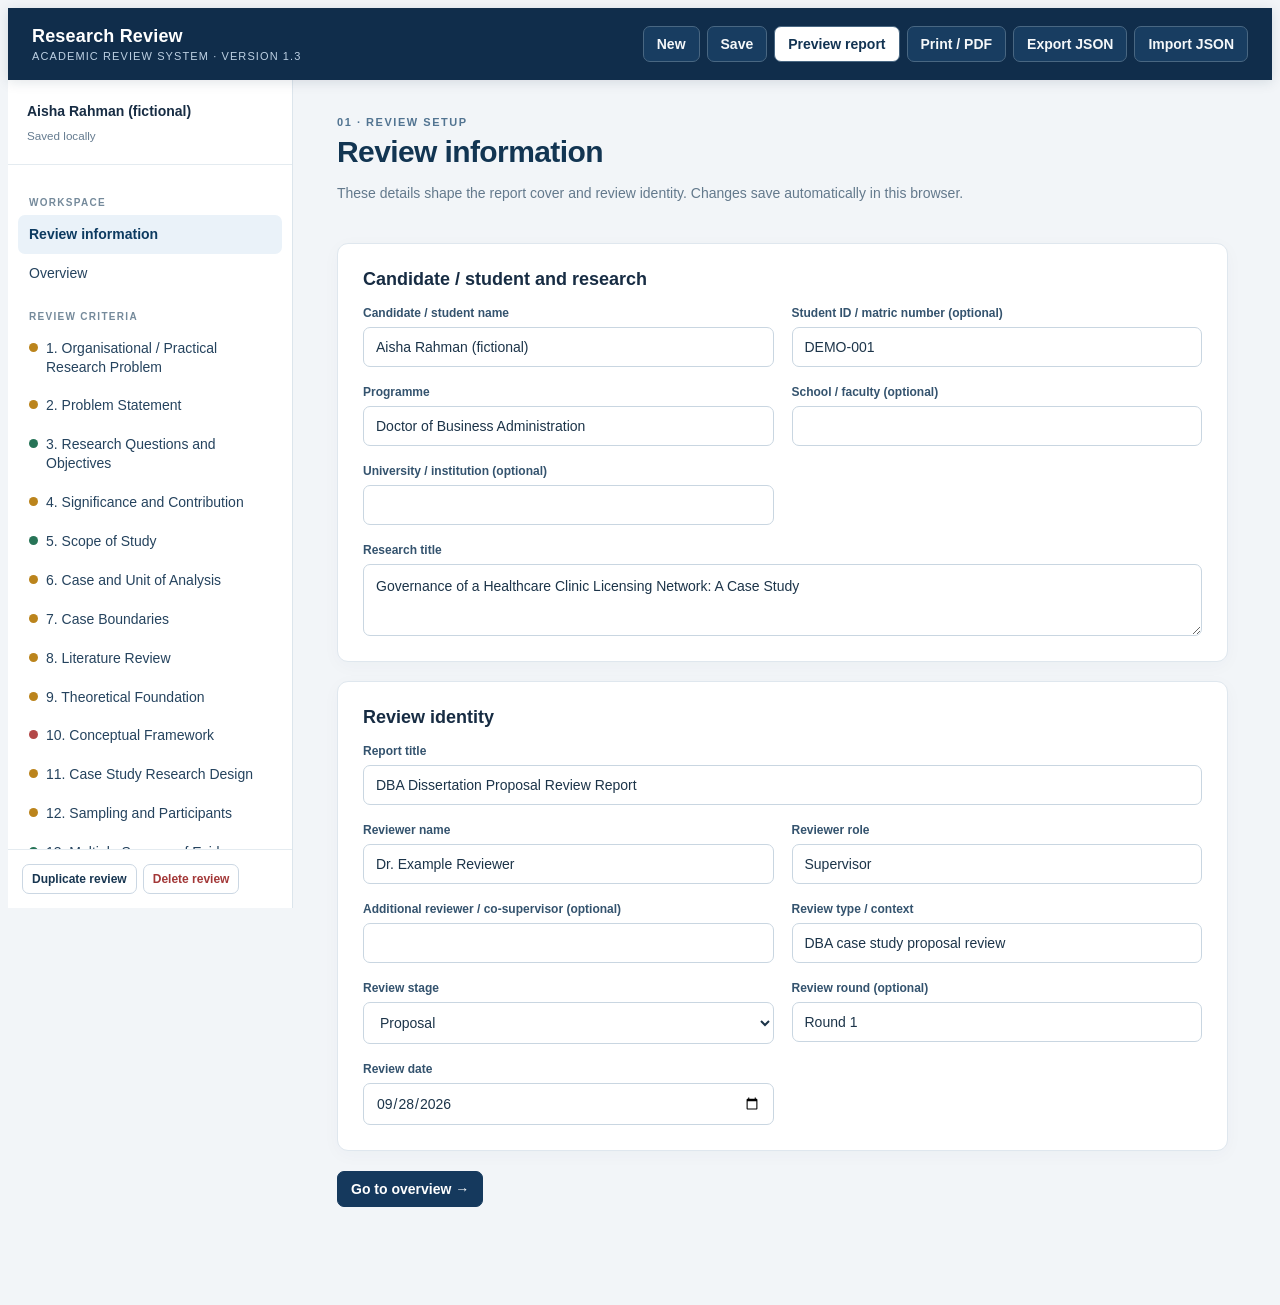
<file: index.html>
<!doctype html>
<html lang="en"><head>
  <meta http-equiv="Cache-Control" content="no-cache, no-store, must-revalidate">
  <meta http-equiv="Pragma" content="no-cache">
  <meta http-equiv="Expires" content="0"><meta charset="utf-8"><meta name="viewport" content="width=device-width,initial-scale=1"><title>Research Review System</title><link rel="stylesheet" href="style-v1.3.css"></head>
<body><header class="topbar"><div class="brand"><strong>Research Review</strong><span>Academic Review System · Version 1.3</span></div><div class="top-actions"><button id="newBtn">New</button><button id="saveBtn">Save</button><button id="previewBtn" class="primary">Preview report</button><button id="printBtn">Print / PDF</button><button id="exportBtn">Export JSON</button><label class="button" for="importFile">Import JSON</label><input id="importFile" type="file" accept="application/json,.json" hidden></div></header>
<div class="app"><aside class="sidebar"><div class="side-heading"><span id="reviewLabel">Untitled review</span><small id="saveState">Saved locally</small></div><nav id="navigation"></nav><div class="side-bottom"><button id="duplicateBtn">Duplicate review</button><button id="deleteBtn" class="danger-text">Delete review</button></div></aside><main id="workspace" tabindex="-1"></main></div>
<dialog id="reportDialog"><div class="preview-bar"><span>Report preview · A4 portrait</span><div><button id="closePreview">Close</button><button id="previewPrint" class="primary">Print / Save as PDF</button></div></div><div id="report" class="report"></div></dialog>
<div id="toast" role="status" aria-live="polite"></div><script src="data-v1.3.js"></script><script src="report-v1.3.js"></script><script src="app-v1.3.js"></script></body></html>
</file>
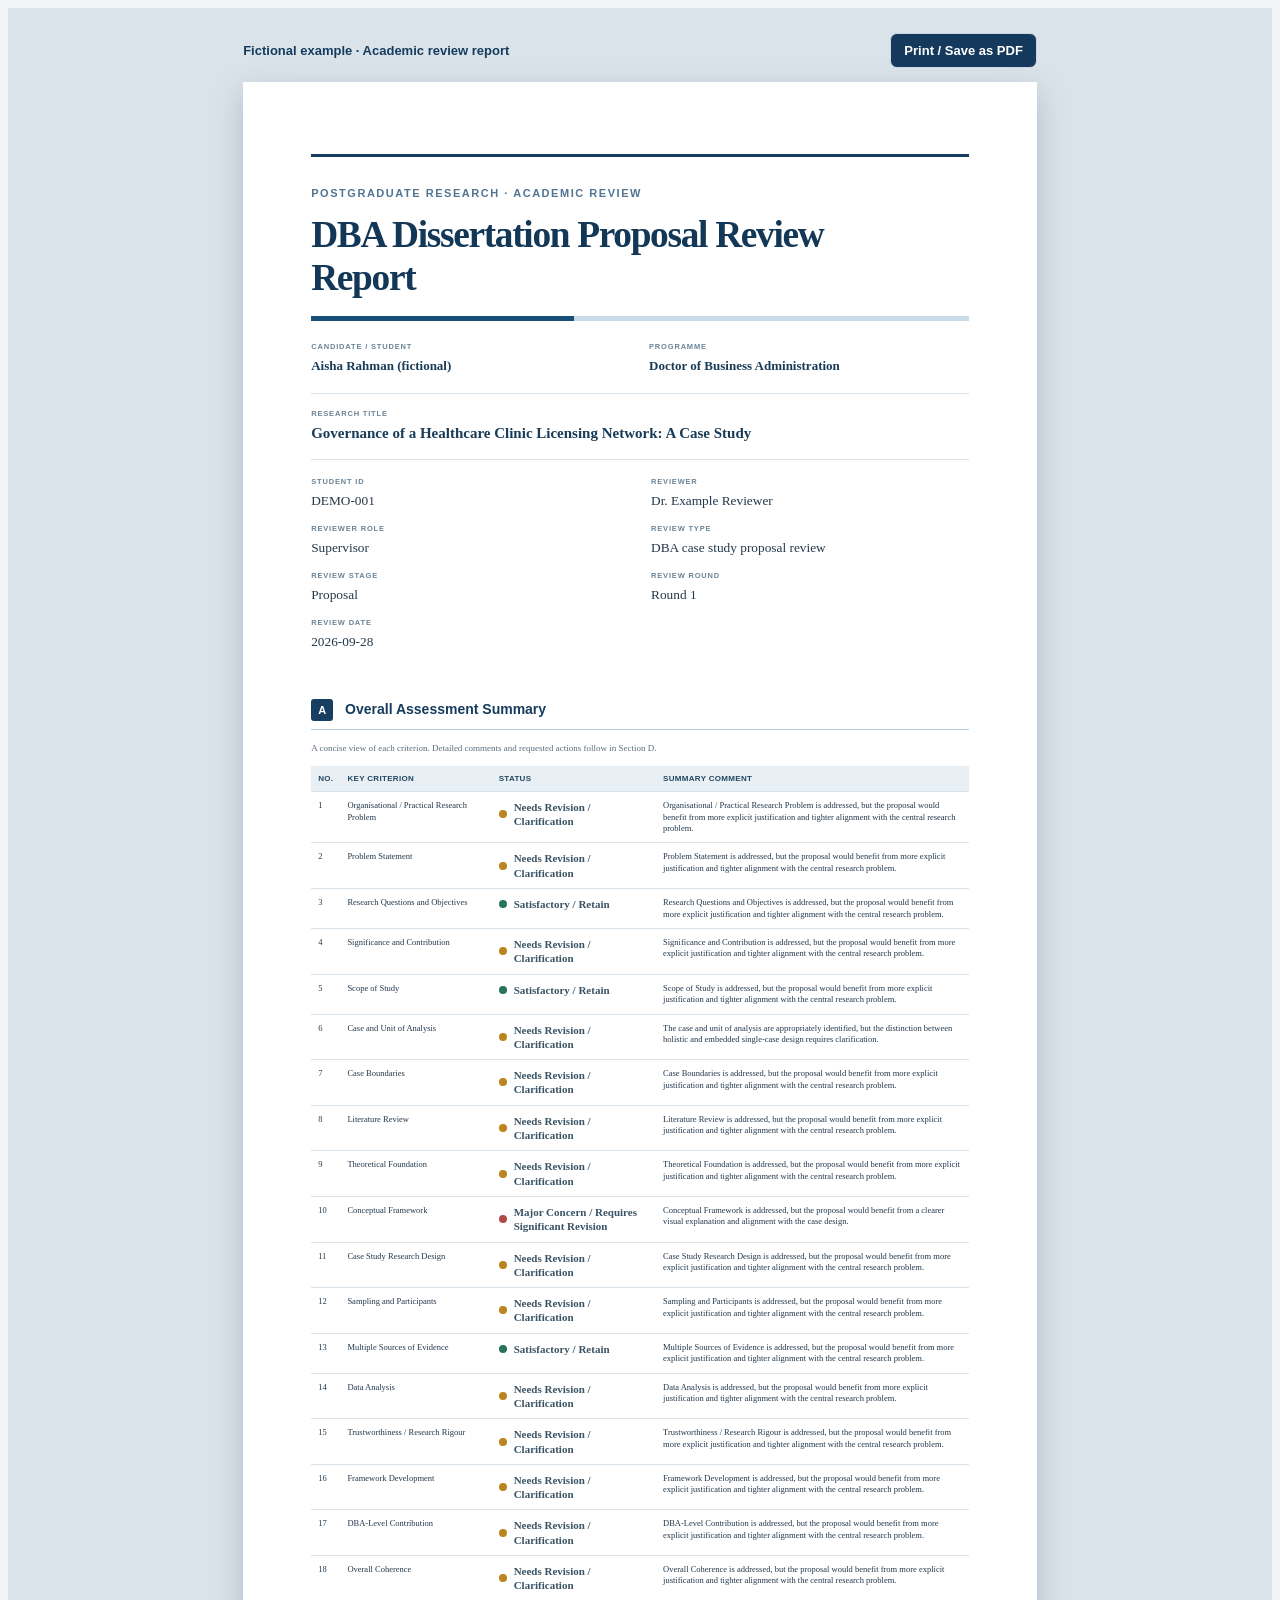
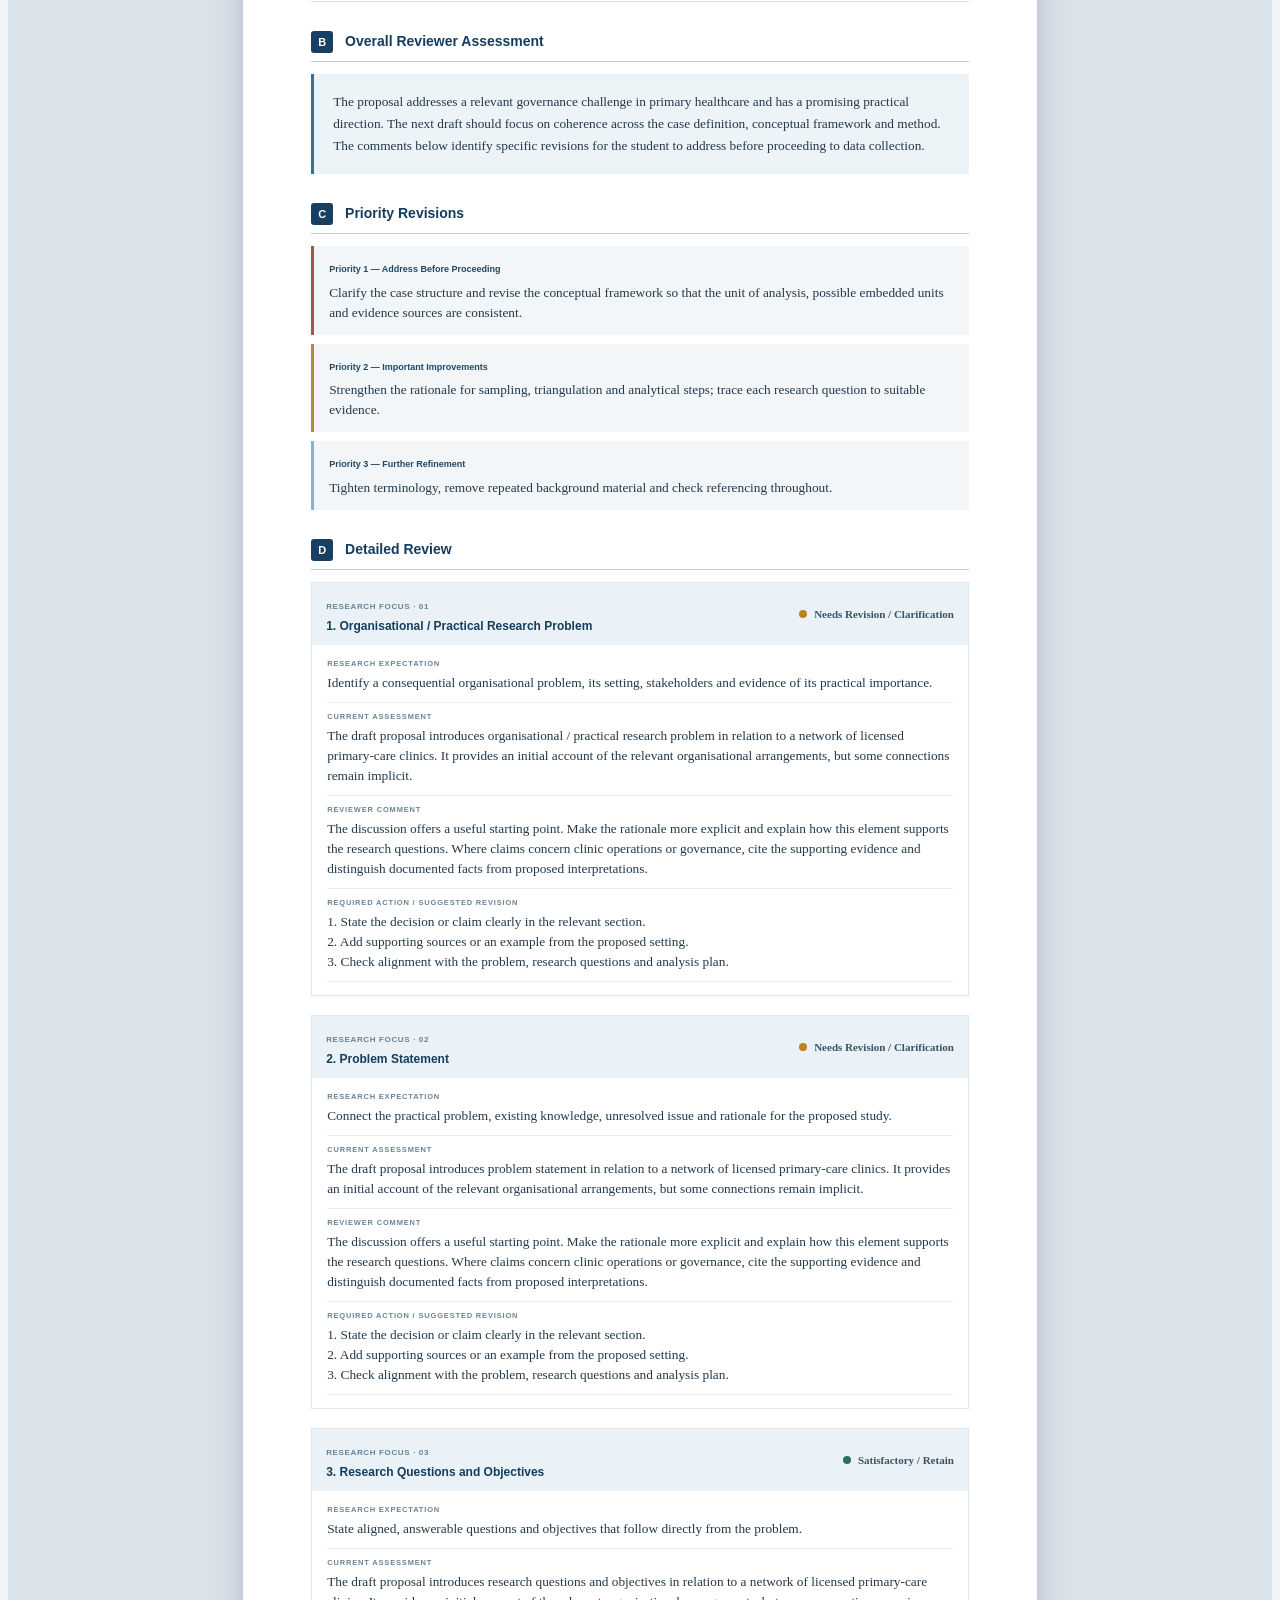
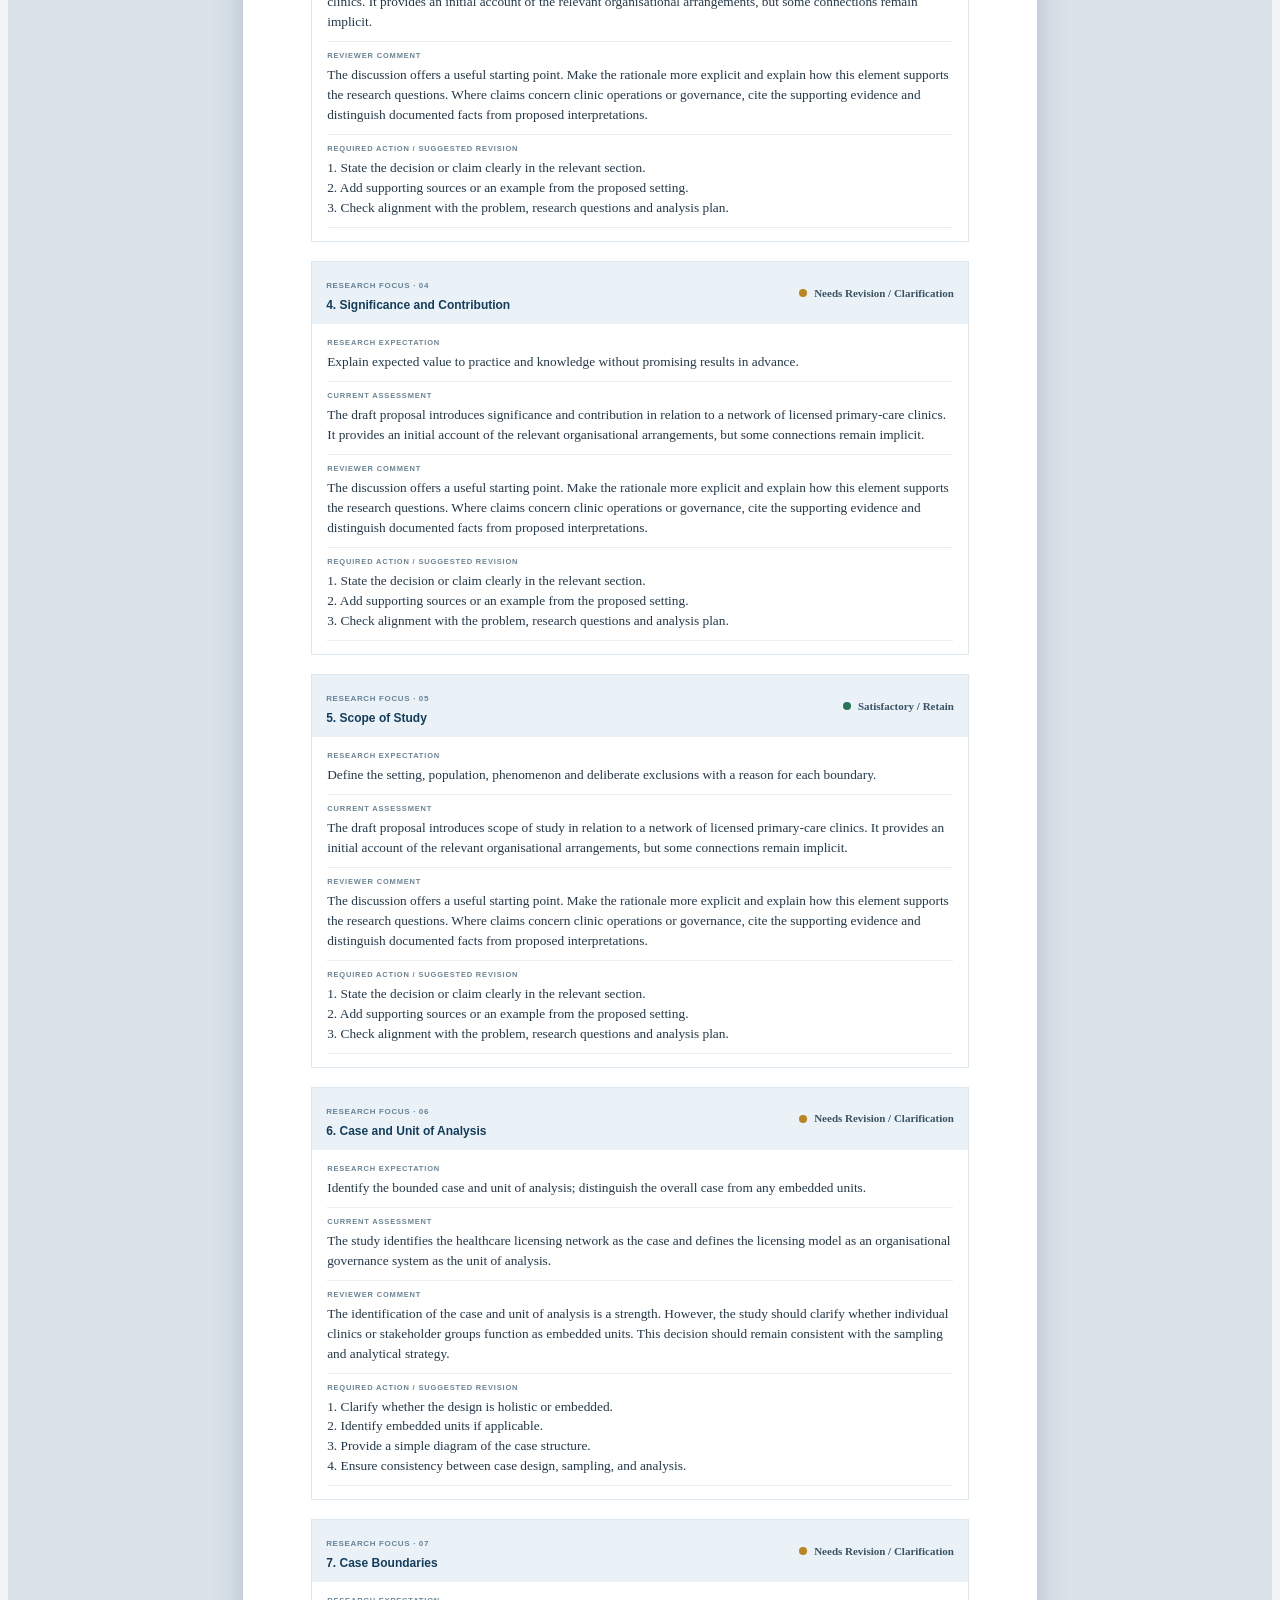
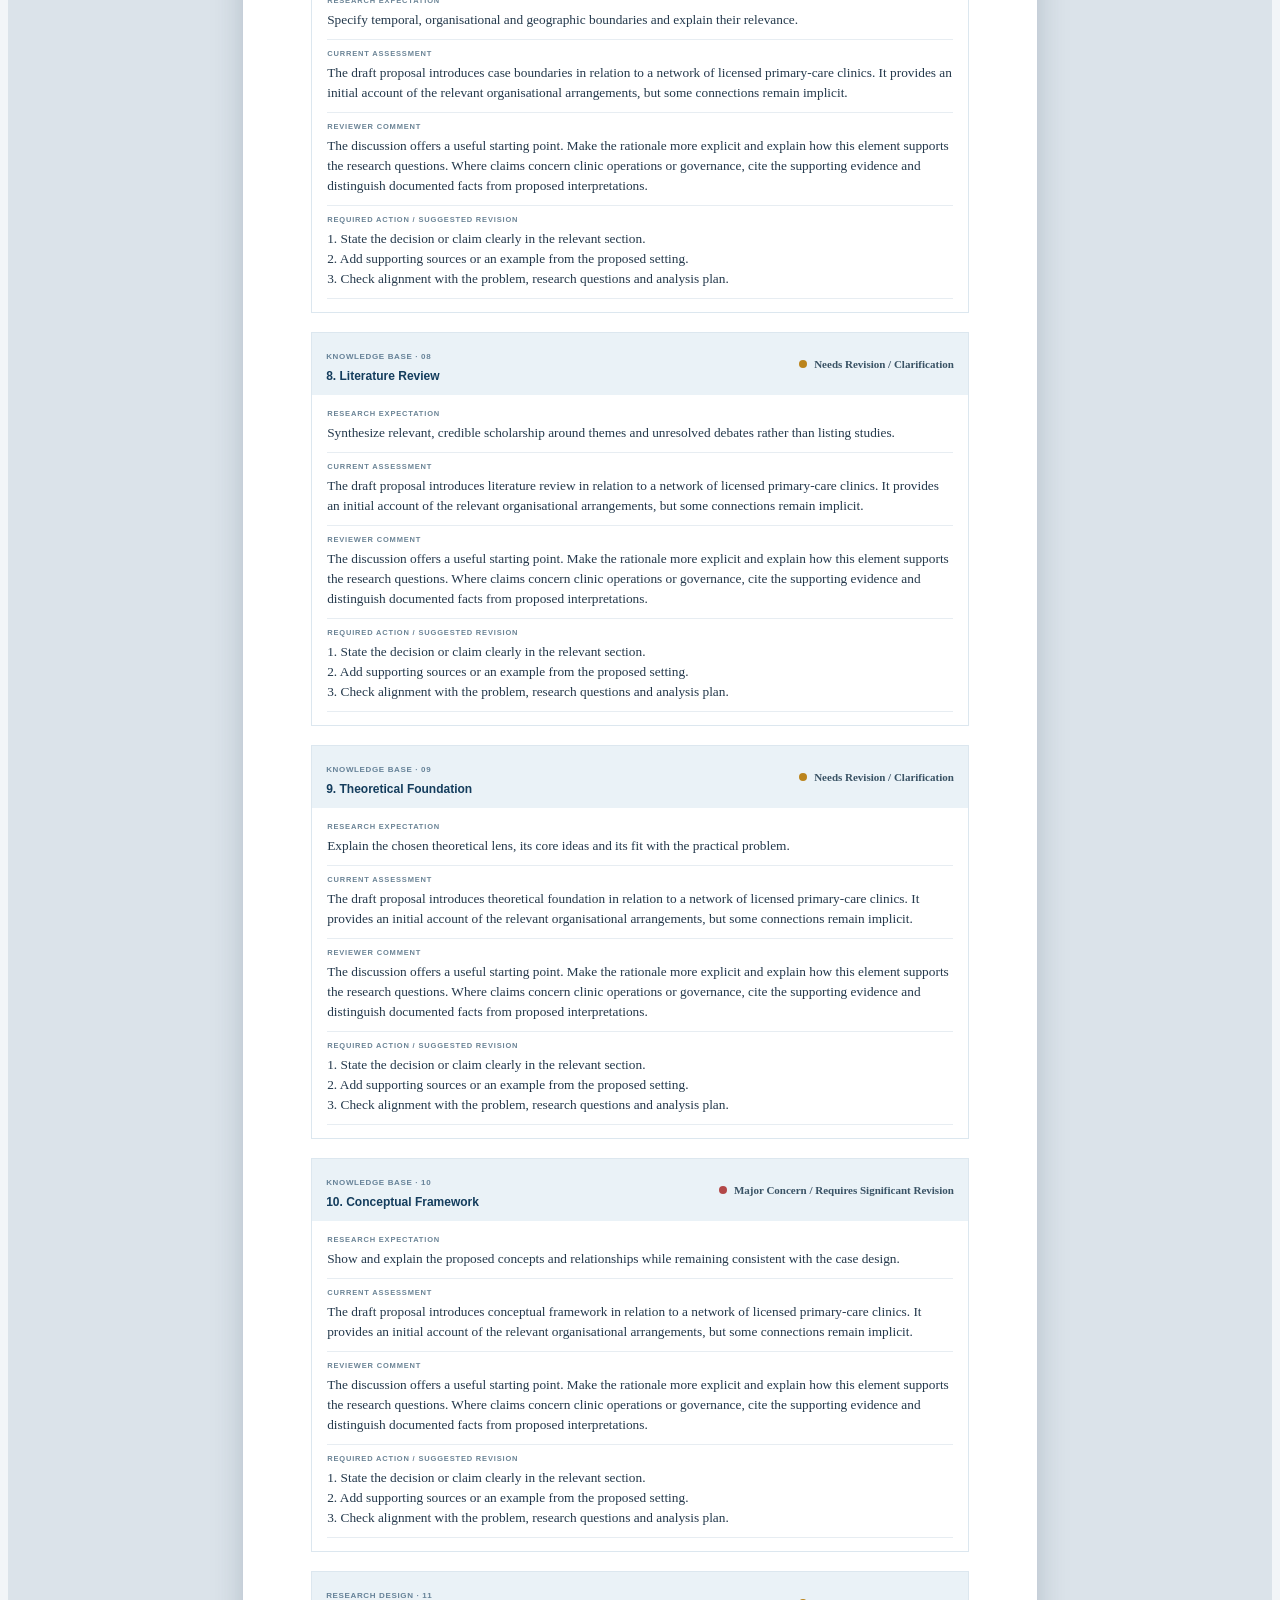
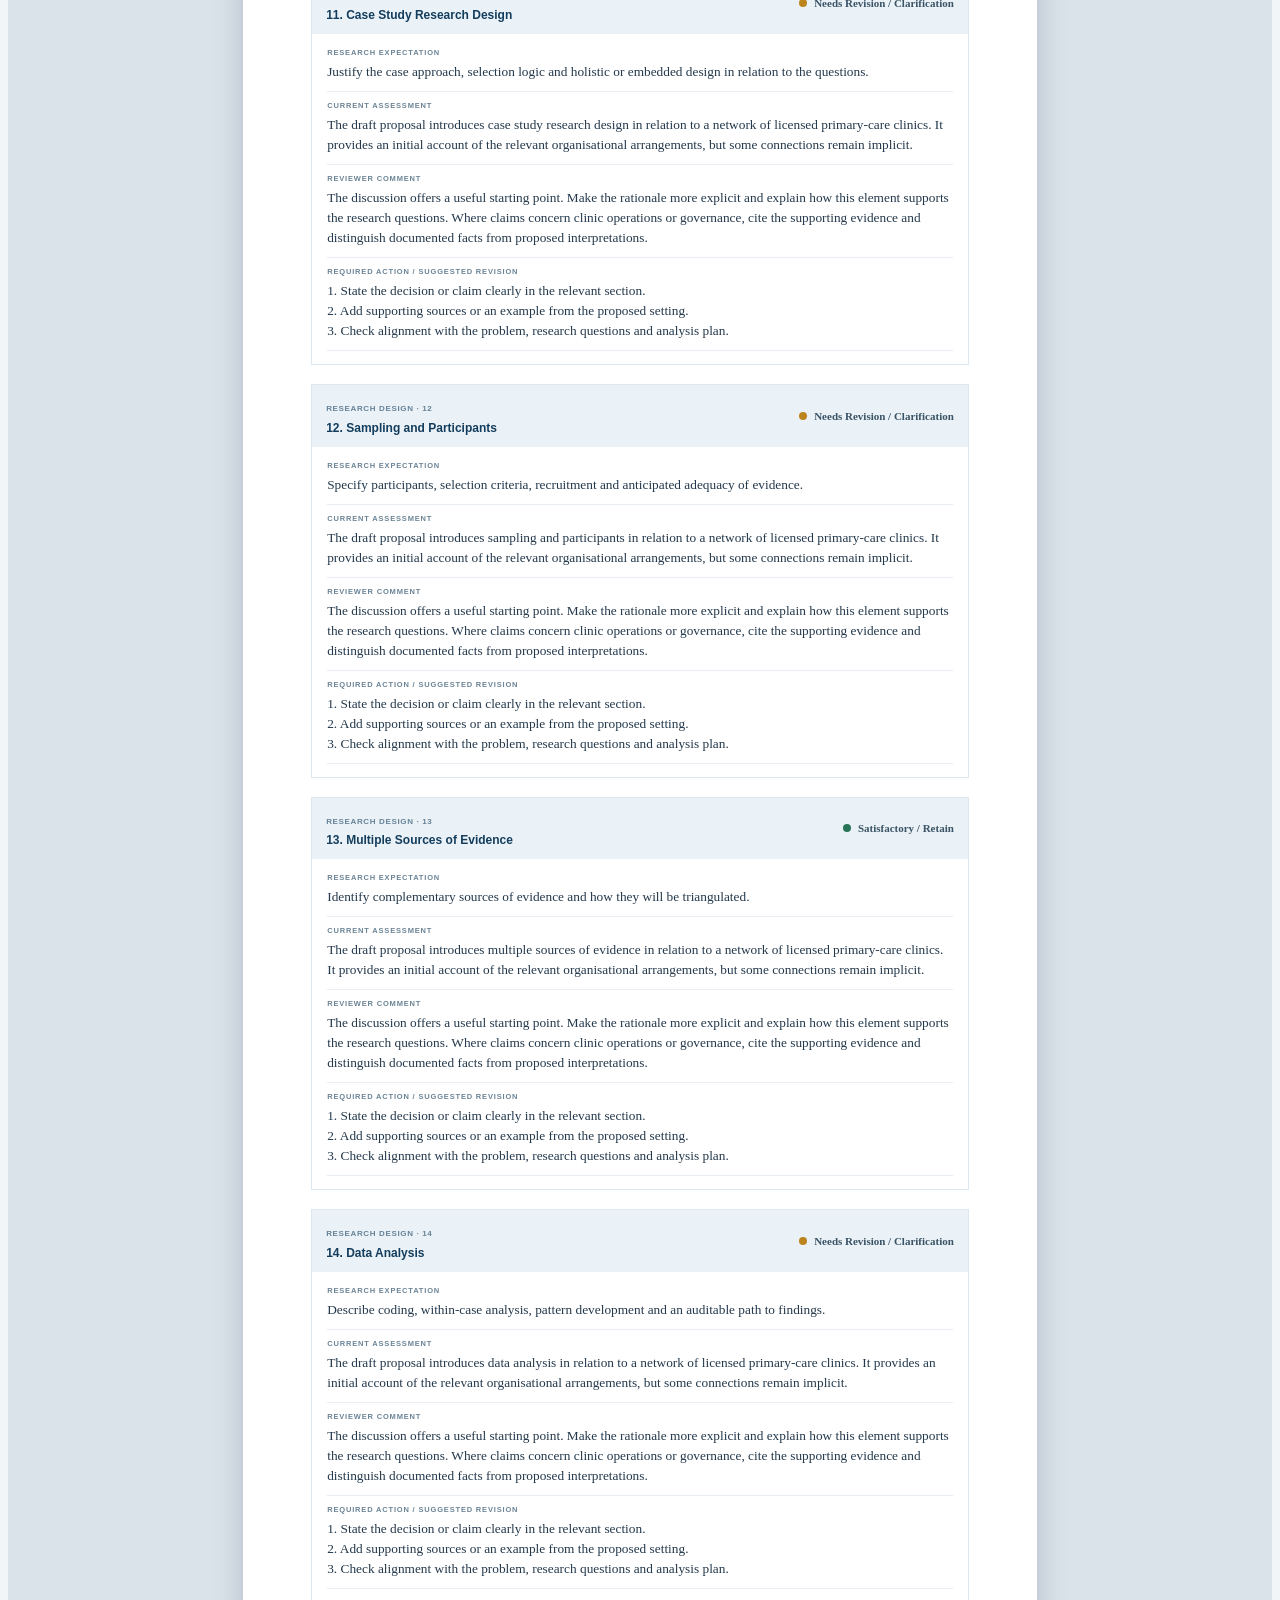
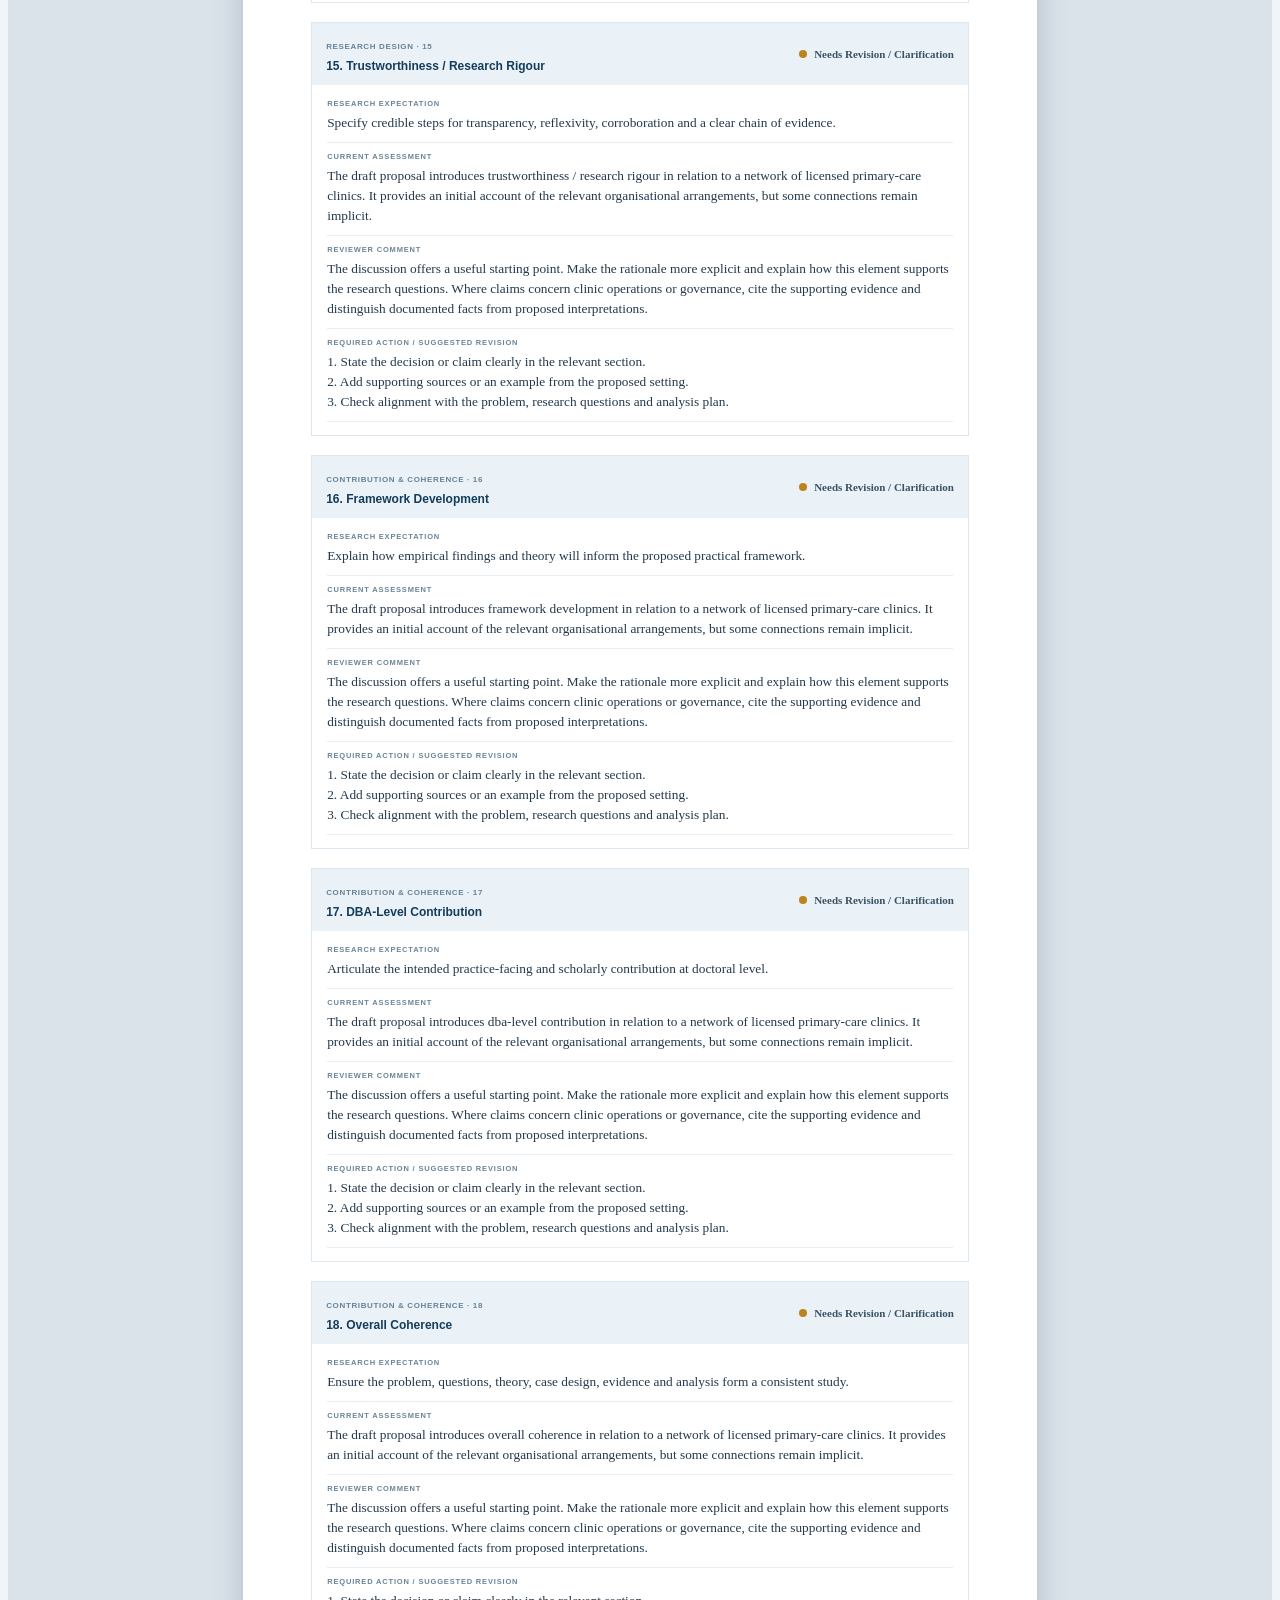
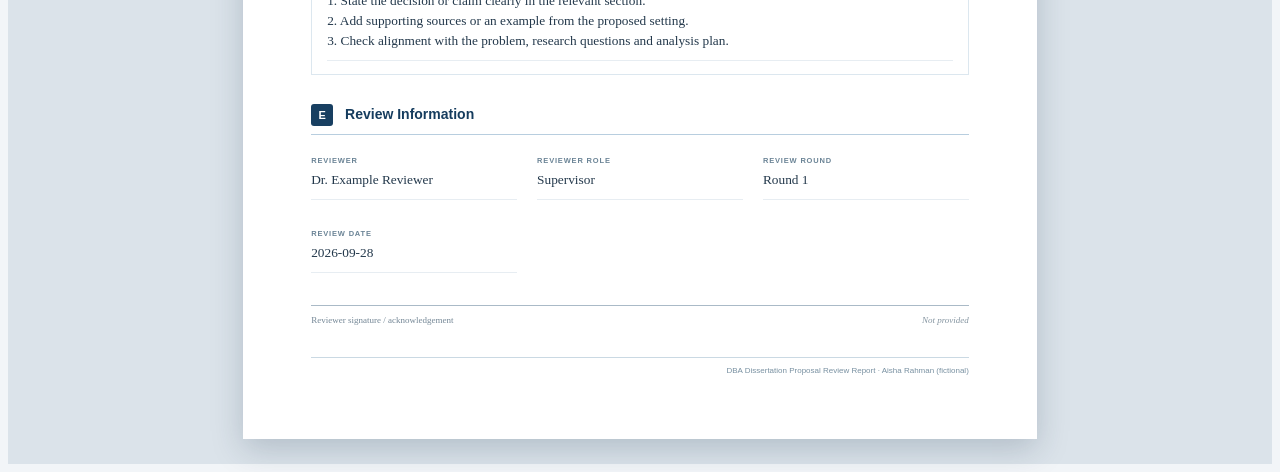
<file: demo-report.html>
<!doctype html><html lang="en"><head><meta charset="utf-8"><meta name="viewport" content="width=device-width,initial-scale=1"><title>Demonstration Academic Review Report</title><link rel="stylesheet" href="style-v1.3.css"><style>body.demo-document{background:#dbe3ea;padding:25px 10px}.demo-toolbar{max-width:210mm;margin:0 auto 14px;display:flex;justify-content:space-between;align-items:center;font:600 13px Arial;color:#153c5e}.demo-toolbar button{background:#15395d;color:white}@media print{body.demo-document{padding:0!important}.demo-toolbar{display:none!important}body.demo-document>.report-paper{display:block!important}}</style></head><body class="demo-document"><div class="demo-toolbar"><span>Fictional example · Academic review report</span><button onclick="window.print()">Print / Save as PDF</button></div><div class="report-paper">
 <div class="report-topline"></div>
 <div class="report-cover"><div class="eyebrow">POSTGRADUATE RESEARCH · ACADEMIC REVIEW</div><h1>DBA Dissertation Proposal Review Report</h1><div class="cover-rule"></div><div class="cover-meta"><div><small>CANDIDATE / STUDENT</small><strong>Aisha Rahman (fictional)</strong></div><div><small>PROGRAMME</small><strong>Doctor of Business Administration</strong></div></div><div class="research-title"><small>RESEARCH TITLE</small><strong>Governance of a Healthcare Clinic Licensing Network: A Case Study</strong></div><div class="cover-grid"><div><small>Student ID</small><span>DEMO-001</span></div><div><small>Reviewer</small><span>Dr. Example Reviewer</span></div><div><small>Reviewer role</small><span>Supervisor</span></div><div><small>Review type</small><span>DBA case study proposal review</span></div><div><small>Review stage</small><span>Proposal</span></div><div><small>Review round</small><span>Round 1</span></div><div><small>Review date</small><span>2026-09-28</span></div></div></div>
 <section class="report-section"><h2><span>A</span> Overall Assessment Summary</h2><p class="section-intro">A concise view of each criterion. Detailed comments and requested actions follow in Section D.</p><table class="summary-table"><thead><tr><th>No.</th><th>Key criterion</th><th>Status</th><th>Summary comment</th></tr></thead><tbody><tr><td>1</td><td>Organisational / Practical Research Problem</td><td><span class="badge yellow"><i></i>Needs Revision / Clarification</span></td><td>Organisational / Practical Research Problem is addressed, but the proposal would benefit from more explicit justification and tighter alignment with the central research problem.</td></tr><tr><td>2</td><td>Problem Statement</td><td><span class="badge yellow"><i></i>Needs Revision / Clarification</span></td><td>Problem Statement is addressed, but the proposal would benefit from more explicit justification and tighter alignment with the central research problem.</td></tr><tr><td>3</td><td>Research Questions and Objectives</td><td><span class="badge green"><i></i>Satisfactory / Retain</span></td><td>Research Questions and Objectives is addressed, but the proposal would benefit from more explicit justification and tighter alignment with the central research problem.</td></tr><tr><td>4</td><td>Significance and Contribution</td><td><span class="badge yellow"><i></i>Needs Revision / Clarification</span></td><td>Significance and Contribution is addressed, but the proposal would benefit from more explicit justification and tighter alignment with the central research problem.</td></tr><tr><td>5</td><td>Scope of Study</td><td><span class="badge green"><i></i>Satisfactory / Retain</span></td><td>Scope of Study is addressed, but the proposal would benefit from more explicit justification and tighter alignment with the central research problem.</td></tr><tr><td>6</td><td>Case and Unit of Analysis</td><td><span class="badge yellow"><i></i>Needs Revision / Clarification</span></td><td>The case and unit of analysis are appropriately identified, but the distinction between holistic and embedded single-case design requires clarification.</td></tr><tr><td>7</td><td>Case Boundaries</td><td><span class="badge yellow"><i></i>Needs Revision / Clarification</span></td><td>Case Boundaries is addressed, but the proposal would benefit from more explicit justification and tighter alignment with the central research problem.</td></tr><tr><td>8</td><td>Literature Review</td><td><span class="badge yellow"><i></i>Needs Revision / Clarification</span></td><td>Literature Review is addressed, but the proposal would benefit from more explicit justification and tighter alignment with the central research problem.</td></tr><tr><td>9</td><td>Theoretical Foundation</td><td><span class="badge yellow"><i></i>Needs Revision / Clarification</span></td><td>Theoretical Foundation is addressed, but the proposal would benefit from more explicit justification and tighter alignment with the central research problem.</td></tr><tr><td>10</td><td>Conceptual Framework</td><td><span class="badge red"><i></i>Major Concern / Requires Significant Revision</span></td><td>Conceptual Framework is addressed, but the proposal would benefit from a clearer visual explanation and alignment with the case design.</td></tr><tr><td>11</td><td>Case Study Research Design</td><td><span class="badge yellow"><i></i>Needs Revision / Clarification</span></td><td>Case Study Research Design is addressed, but the proposal would benefit from more explicit justification and tighter alignment with the central research problem.</td></tr><tr><td>12</td><td>Sampling and Participants</td><td><span class="badge yellow"><i></i>Needs Revision / Clarification</span></td><td>Sampling and Participants is addressed, but the proposal would benefit from more explicit justification and tighter alignment with the central research problem.</td></tr><tr><td>13</td><td>Multiple Sources of Evidence</td><td><span class="badge green"><i></i>Satisfactory / Retain</span></td><td>Multiple Sources of Evidence is addressed, but the proposal would benefit from more explicit justification and tighter alignment with the central research problem.</td></tr><tr><td>14</td><td>Data Analysis</td><td><span class="badge yellow"><i></i>Needs Revision / Clarification</span></td><td>Data Analysis is addressed, but the proposal would benefit from more explicit justification and tighter alignment with the central research problem.</td></tr><tr><td>15</td><td>Trustworthiness / Research Rigour</td><td><span class="badge yellow"><i></i>Needs Revision / Clarification</span></td><td>Trustworthiness / Research Rigour is addressed, but the proposal would benefit from more explicit justification and tighter alignment with the central research problem.</td></tr><tr><td>16</td><td>Framework Development</td><td><span class="badge yellow"><i></i>Needs Revision / Clarification</span></td><td>Framework Development is addressed, but the proposal would benefit from more explicit justification and tighter alignment with the central research problem.</td></tr><tr><td>17</td><td>DBA-Level Contribution</td><td><span class="badge yellow"><i></i>Needs Revision / Clarification</span></td><td>DBA-Level Contribution is addressed, but the proposal would benefit from more explicit justification and tighter alignment with the central research problem.</td></tr><tr><td>18</td><td>Overall Coherence</td><td><span class="badge yellow"><i></i>Needs Revision / Clarification</span></td><td>Overall Coherence is addressed, but the proposal would benefit from more explicit justification and tighter alignment with the central research problem.</td></tr></tbody></table></section>
 <section class="report-section"><h2><span>B</span> Overall Reviewer Assessment</h2><div class="assessment-panel">The proposal addresses a relevant governance challenge in primary healthcare and has a promising practical direction. The next draft should focus on coherence across the case definition, conceptual framework and method. The comments below identify specific revisions for the student to address before proceeding to data collection.</div></section>
 <section class="report-section"><h2><span>C</span> Priority Revisions</h2><div class="priority priority-1"><strong>Priority 1 — Address Before Proceeding</strong><p>Clarify the case structure and revise the conceptual framework so that the unit of analysis, possible embedded units and evidence sources are consistent.</p></div><div class="priority priority-2"><strong>Priority 2 — Important Improvements</strong><p>Strengthen the rationale for sampling, triangulation and analytical steps; trace each research question to suitable evidence.</p></div><div class="priority priority-3"><strong>Priority 3 — Further Refinement</strong><p>Tighten terminology, remove repeated background material and check referencing throughout.</p></div></section>
 <section class="report-section"><h2><span>D</span> Detailed Review</h2><article class="review-item"><div class="criterion-head"><div><small>Research focus · 01</small><h3>1. Organisational / Practical Research Problem</h3></div><span class="badge yellow"><i></i>Needs Revision / Clarification</span></div><div class="criterion-body"><div class="report-field"><div class="field-label">Research expectation</div><div class="field-value">Identify a consequential organisational problem, its setting, stakeholders and evidence of its practical importance.</div></div><div class="report-field"><div class="field-label">Current assessment</div><div class="field-value">The draft proposal introduces organisational / practical research problem in relation to a network of licensed primary-care clinics. It provides an initial account of the relevant organisational arrangements, but some connections remain implicit.</div></div><div class="report-field"><div class="field-label">Reviewer comment</div><div class="field-value">The discussion offers a useful starting point. Make the rationale more explicit and explain how this element supports the research questions. Where claims concern clinic operations or governance, cite the supporting evidence and distinguish documented facts from proposed interpretations.</div></div><div class="report-field"><div class="field-label">Required action / suggested revision</div><div class="field-value">1. State the decision or claim clearly in the relevant section.<br>2. Add supporting sources or an example from the proposed setting.<br>3. Check alignment with the problem, research questions and analysis plan.</div></div></div></article><article class="review-item"><div class="criterion-head"><div><small>Research focus · 02</small><h3>2. Problem Statement</h3></div><span class="badge yellow"><i></i>Needs Revision / Clarification</span></div><div class="criterion-body"><div class="report-field"><div class="field-label">Research expectation</div><div class="field-value">Connect the practical problem, existing knowledge, unresolved issue and rationale for the proposed study.</div></div><div class="report-field"><div class="field-label">Current assessment</div><div class="field-value">The draft proposal introduces problem statement in relation to a network of licensed primary-care clinics. It provides an initial account of the relevant organisational arrangements, but some connections remain implicit.</div></div><div class="report-field"><div class="field-label">Reviewer comment</div><div class="field-value">The discussion offers a useful starting point. Make the rationale more explicit and explain how this element supports the research questions. Where claims concern clinic operations or governance, cite the supporting evidence and distinguish documented facts from proposed interpretations.</div></div><div class="report-field"><div class="field-label">Required action / suggested revision</div><div class="field-value">1. State the decision or claim clearly in the relevant section.<br>2. Add supporting sources or an example from the proposed setting.<br>3. Check alignment with the problem, research questions and analysis plan.</div></div></div></article><article class="review-item"><div class="criterion-head"><div><small>Research focus · 03</small><h3>3. Research Questions and Objectives</h3></div><span class="badge green"><i></i>Satisfactory / Retain</span></div><div class="criterion-body"><div class="report-field"><div class="field-label">Research expectation</div><div class="field-value">State aligned, answerable questions and objectives that follow directly from the problem.</div></div><div class="report-field"><div class="field-label">Current assessment</div><div class="field-value">The draft proposal introduces research questions and objectives in relation to a network of licensed primary-care clinics. It provides an initial account of the relevant organisational arrangements, but some connections remain implicit.</div></div><div class="report-field"><div class="field-label">Reviewer comment</div><div class="field-value">The discussion offers a useful starting point. Make the rationale more explicit and explain how this element supports the research questions. Where claims concern clinic operations or governance, cite the supporting evidence and distinguish documented facts from proposed interpretations.</div></div><div class="report-field"><div class="field-label">Required action / suggested revision</div><div class="field-value">1. State the decision or claim clearly in the relevant section.<br>2. Add supporting sources or an example from the proposed setting.<br>3. Check alignment with the problem, research questions and analysis plan.</div></div></div></article><article class="review-item"><div class="criterion-head"><div><small>Research focus · 04</small><h3>4. Significance and Contribution</h3></div><span class="badge yellow"><i></i>Needs Revision / Clarification</span></div><div class="criterion-body"><div class="report-field"><div class="field-label">Research expectation</div><div class="field-value">Explain expected value to practice and knowledge without promising results in advance.</div></div><div class="report-field"><div class="field-label">Current assessment</div><div class="field-value">The draft proposal introduces significance and contribution in relation to a network of licensed primary-care clinics. It provides an initial account of the relevant organisational arrangements, but some connections remain implicit.</div></div><div class="report-field"><div class="field-label">Reviewer comment</div><div class="field-value">The discussion offers a useful starting point. Make the rationale more explicit and explain how this element supports the research questions. Where claims concern clinic operations or governance, cite the supporting evidence and distinguish documented facts from proposed interpretations.</div></div><div class="report-field"><div class="field-label">Required action / suggested revision</div><div class="field-value">1. State the decision or claim clearly in the relevant section.<br>2. Add supporting sources or an example from the proposed setting.<br>3. Check alignment with the problem, research questions and analysis plan.</div></div></div></article><article class="review-item"><div class="criterion-head"><div><small>Research focus · 05</small><h3>5. Scope of Study</h3></div><span class="badge green"><i></i>Satisfactory / Retain</span></div><div class="criterion-body"><div class="report-field"><div class="field-label">Research expectation</div><div class="field-value">Define the setting, population, phenomenon and deliberate exclusions with a reason for each boundary.</div></div><div class="report-field"><div class="field-label">Current assessment</div><div class="field-value">The draft proposal introduces scope of study in relation to a network of licensed primary-care clinics. It provides an initial account of the relevant organisational arrangements, but some connections remain implicit.</div></div><div class="report-field"><div class="field-label">Reviewer comment</div><div class="field-value">The discussion offers a useful starting point. Make the rationale more explicit and explain how this element supports the research questions. Where claims concern clinic operations or governance, cite the supporting evidence and distinguish documented facts from proposed interpretations.</div></div><div class="report-field"><div class="field-label">Required action / suggested revision</div><div class="field-value">1. State the decision or claim clearly in the relevant section.<br>2. Add supporting sources or an example from the proposed setting.<br>3. Check alignment with the problem, research questions and analysis plan.</div></div></div></article><article class="review-item"><div class="criterion-head"><div><small>Research focus · 06</small><h3>6. Case and Unit of Analysis</h3></div><span class="badge yellow"><i></i>Needs Revision / Clarification</span></div><div class="criterion-body"><div class="report-field"><div class="field-label">Research expectation</div><div class="field-value">Identify the bounded case and unit of analysis; distinguish the overall case from any embedded units.</div></div><div class="report-field"><div class="field-label">Current assessment</div><div class="field-value">The study identifies the healthcare licensing network as the case and defines the licensing model as an organisational governance system as the unit of analysis.</div></div><div class="report-field"><div class="field-label">Reviewer comment</div><div class="field-value">The identification of the case and unit of analysis is a strength. However, the study should clarify whether individual clinics or stakeholder groups function as embedded units. This decision should remain consistent with the sampling and analytical strategy.</div></div><div class="report-field"><div class="field-label">Required action / suggested revision</div><div class="field-value">1. Clarify whether the design is holistic or embedded.<br>2. Identify embedded units if applicable.<br>3. Provide a simple diagram of the case structure.<br>4. Ensure consistency between case design, sampling, and analysis.</div></div></div></article><article class="review-item"><div class="criterion-head"><div><small>Research focus · 07</small><h3>7. Case Boundaries</h3></div><span class="badge yellow"><i></i>Needs Revision / Clarification</span></div><div class="criterion-body"><div class="report-field"><div class="field-label">Research expectation</div><div class="field-value">Specify temporal, organisational and geographic boundaries and explain their relevance.</div></div><div class="report-field"><div class="field-label">Current assessment</div><div class="field-value">The draft proposal introduces case boundaries in relation to a network of licensed primary-care clinics. It provides an initial account of the relevant organisational arrangements, but some connections remain implicit.</div></div><div class="report-field"><div class="field-label">Reviewer comment</div><div class="field-value">The discussion offers a useful starting point. Make the rationale more explicit and explain how this element supports the research questions. Where claims concern clinic operations or governance, cite the supporting evidence and distinguish documented facts from proposed interpretations.</div></div><div class="report-field"><div class="field-label">Required action / suggested revision</div><div class="field-value">1. State the decision or claim clearly in the relevant section.<br>2. Add supporting sources or an example from the proposed setting.<br>3. Check alignment with the problem, research questions and analysis plan.</div></div></div></article><article class="review-item"><div class="criterion-head"><div><small>Knowledge base · 08</small><h3>8. Literature Review</h3></div><span class="badge yellow"><i></i>Needs Revision / Clarification</span></div><div class="criterion-body"><div class="report-field"><div class="field-label">Research expectation</div><div class="field-value">Synthesize relevant, credible scholarship around themes and unresolved debates rather than listing studies.</div></div><div class="report-field"><div class="field-label">Current assessment</div><div class="field-value">The draft proposal introduces literature review in relation to a network of licensed primary-care clinics. It provides an initial account of the relevant organisational arrangements, but some connections remain implicit.</div></div><div class="report-field"><div class="field-label">Reviewer comment</div><div class="field-value">The discussion offers a useful starting point. Make the rationale more explicit and explain how this element supports the research questions. Where claims concern clinic operations or governance, cite the supporting evidence and distinguish documented facts from proposed interpretations.</div></div><div class="report-field"><div class="field-label">Required action / suggested revision</div><div class="field-value">1. State the decision or claim clearly in the relevant section.<br>2. Add supporting sources or an example from the proposed setting.<br>3. Check alignment with the problem, research questions and analysis plan.</div></div></div></article><article class="review-item"><div class="criterion-head"><div><small>Knowledge base · 09</small><h3>9. Theoretical Foundation</h3></div><span class="badge yellow"><i></i>Needs Revision / Clarification</span></div><div class="criterion-body"><div class="report-field"><div class="field-label">Research expectation</div><div class="field-value">Explain the chosen theoretical lens, its core ideas and its fit with the practical problem.</div></div><div class="report-field"><div class="field-label">Current assessment</div><div class="field-value">The draft proposal introduces theoretical foundation in relation to a network of licensed primary-care clinics. It provides an initial account of the relevant organisational arrangements, but some connections remain implicit.</div></div><div class="report-field"><div class="field-label">Reviewer comment</div><div class="field-value">The discussion offers a useful starting point. Make the rationale more explicit and explain how this element supports the research questions. Where claims concern clinic operations or governance, cite the supporting evidence and distinguish documented facts from proposed interpretations.</div></div><div class="report-field"><div class="field-label">Required action / suggested revision</div><div class="field-value">1. State the decision or claim clearly in the relevant section.<br>2. Add supporting sources or an example from the proposed setting.<br>3. Check alignment with the problem, research questions and analysis plan.</div></div></div></article><article class="review-item"><div class="criterion-head"><div><small>Knowledge base · 10</small><h3>10. Conceptual Framework</h3></div><span class="badge red"><i></i>Major Concern / Requires Significant Revision</span></div><div class="criterion-body"><div class="report-field"><div class="field-label">Research expectation</div><div class="field-value">Show and explain the proposed concepts and relationships while remaining consistent with the case design.</div></div><div class="report-field"><div class="field-label">Current assessment</div><div class="field-value">The draft proposal introduces conceptual framework in relation to a network of licensed primary-care clinics. It provides an initial account of the relevant organisational arrangements, but some connections remain implicit.</div></div><div class="report-field"><div class="field-label">Reviewer comment</div><div class="field-value">The discussion offers a useful starting point. Make the rationale more explicit and explain how this element supports the research questions. Where claims concern clinic operations or governance, cite the supporting evidence and distinguish documented facts from proposed interpretations.</div></div><div class="report-field"><div class="field-label">Required action / suggested revision</div><div class="field-value">1. State the decision or claim clearly in the relevant section.<br>2. Add supporting sources or an example from the proposed setting.<br>3. Check alignment with the problem, research questions and analysis plan.</div></div></div></article><article class="review-item"><div class="criterion-head"><div><small>Research design · 11</small><h3>11. Case Study Research Design</h3></div><span class="badge yellow"><i></i>Needs Revision / Clarification</span></div><div class="criterion-body"><div class="report-field"><div class="field-label">Research expectation</div><div class="field-value">Justify the case approach, selection logic and holistic or embedded design in relation to the questions.</div></div><div class="report-field"><div class="field-label">Current assessment</div><div class="field-value">The draft proposal introduces case study research design in relation to a network of licensed primary-care clinics. It provides an initial account of the relevant organisational arrangements, but some connections remain implicit.</div></div><div class="report-field"><div class="field-label">Reviewer comment</div><div class="field-value">The discussion offers a useful starting point. Make the rationale more explicit and explain how this element supports the research questions. Where claims concern clinic operations or governance, cite the supporting evidence and distinguish documented facts from proposed interpretations.</div></div><div class="report-field"><div class="field-label">Required action / suggested revision</div><div class="field-value">1. State the decision or claim clearly in the relevant section.<br>2. Add supporting sources or an example from the proposed setting.<br>3. Check alignment with the problem, research questions and analysis plan.</div></div></div></article><article class="review-item"><div class="criterion-head"><div><small>Research design · 12</small><h3>12. Sampling and Participants</h3></div><span class="badge yellow"><i></i>Needs Revision / Clarification</span></div><div class="criterion-body"><div class="report-field"><div class="field-label">Research expectation</div><div class="field-value">Specify participants, selection criteria, recruitment and anticipated adequacy of evidence.</div></div><div class="report-field"><div class="field-label">Current assessment</div><div class="field-value">The draft proposal introduces sampling and participants in relation to a network of licensed primary-care clinics. It provides an initial account of the relevant organisational arrangements, but some connections remain implicit.</div></div><div class="report-field"><div class="field-label">Reviewer comment</div><div class="field-value">The discussion offers a useful starting point. Make the rationale more explicit and explain how this element supports the research questions. Where claims concern clinic operations or governance, cite the supporting evidence and distinguish documented facts from proposed interpretations.</div></div><div class="report-field"><div class="field-label">Required action / suggested revision</div><div class="field-value">1. State the decision or claim clearly in the relevant section.<br>2. Add supporting sources or an example from the proposed setting.<br>3. Check alignment with the problem, research questions and analysis plan.</div></div></div></article><article class="review-item"><div class="criterion-head"><div><small>Research design · 13</small><h3>13. Multiple Sources of Evidence</h3></div><span class="badge green"><i></i>Satisfactory / Retain</span></div><div class="criterion-body"><div class="report-field"><div class="field-label">Research expectation</div><div class="field-value">Identify complementary sources of evidence and how they will be triangulated.</div></div><div class="report-field"><div class="field-label">Current assessment</div><div class="field-value">The draft proposal introduces multiple sources of evidence in relation to a network of licensed primary-care clinics. It provides an initial account of the relevant organisational arrangements, but some connections remain implicit.</div></div><div class="report-field"><div class="field-label">Reviewer comment</div><div class="field-value">The discussion offers a useful starting point. Make the rationale more explicit and explain how this element supports the research questions. Where claims concern clinic operations or governance, cite the supporting evidence and distinguish documented facts from proposed interpretations.</div></div><div class="report-field"><div class="field-label">Required action / suggested revision</div><div class="field-value">1. State the decision or claim clearly in the relevant section.<br>2. Add supporting sources or an example from the proposed setting.<br>3. Check alignment with the problem, research questions and analysis plan.</div></div></div></article><article class="review-item"><div class="criterion-head"><div><small>Research design · 14</small><h3>14. Data Analysis</h3></div><span class="badge yellow"><i></i>Needs Revision / Clarification</span></div><div class="criterion-body"><div class="report-field"><div class="field-label">Research expectation</div><div class="field-value">Describe coding, within-case analysis, pattern development and an auditable path to findings.</div></div><div class="report-field"><div class="field-label">Current assessment</div><div class="field-value">The draft proposal introduces data analysis in relation to a network of licensed primary-care clinics. It provides an initial account of the relevant organisational arrangements, but some connections remain implicit.</div></div><div class="report-field"><div class="field-label">Reviewer comment</div><div class="field-value">The discussion offers a useful starting point. Make the rationale more explicit and explain how this element supports the research questions. Where claims concern clinic operations or governance, cite the supporting evidence and distinguish documented facts from proposed interpretations.</div></div><div class="report-field"><div class="field-label">Required action / suggested revision</div><div class="field-value">1. State the decision or claim clearly in the relevant section.<br>2. Add supporting sources or an example from the proposed setting.<br>3. Check alignment with the problem, research questions and analysis plan.</div></div></div></article><article class="review-item"><div class="criterion-head"><div><small>Research design · 15</small><h3>15. Trustworthiness / Research Rigour</h3></div><span class="badge yellow"><i></i>Needs Revision / Clarification</span></div><div class="criterion-body"><div class="report-field"><div class="field-label">Research expectation</div><div class="field-value">Specify credible steps for transparency, reflexivity, corroboration and a clear chain of evidence.</div></div><div class="report-field"><div class="field-label">Current assessment</div><div class="field-value">The draft proposal introduces trustworthiness / research rigour in relation to a network of licensed primary-care clinics. It provides an initial account of the relevant organisational arrangements, but some connections remain implicit.</div></div><div class="report-field"><div class="field-label">Reviewer comment</div><div class="field-value">The discussion offers a useful starting point. Make the rationale more explicit and explain how this element supports the research questions. Where claims concern clinic operations or governance, cite the supporting evidence and distinguish documented facts from proposed interpretations.</div></div><div class="report-field"><div class="field-label">Required action / suggested revision</div><div class="field-value">1. State the decision or claim clearly in the relevant section.<br>2. Add supporting sources or an example from the proposed setting.<br>3. Check alignment with the problem, research questions and analysis plan.</div></div></div></article><article class="review-item"><div class="criterion-head"><div><small>Contribution &amp; coherence · 16</small><h3>16. Framework Development</h3></div><span class="badge yellow"><i></i>Needs Revision / Clarification</span></div><div class="criterion-body"><div class="report-field"><div class="field-label">Research expectation</div><div class="field-value">Explain how empirical findings and theory will inform the proposed practical framework.</div></div><div class="report-field"><div class="field-label">Current assessment</div><div class="field-value">The draft proposal introduces framework development in relation to a network of licensed primary-care clinics. It provides an initial account of the relevant organisational arrangements, but some connections remain implicit.</div></div><div class="report-field"><div class="field-label">Reviewer comment</div><div class="field-value">The discussion offers a useful starting point. Make the rationale more explicit and explain how this element supports the research questions. Where claims concern clinic operations or governance, cite the supporting evidence and distinguish documented facts from proposed interpretations.</div></div><div class="report-field"><div class="field-label">Required action / suggested revision</div><div class="field-value">1. State the decision or claim clearly in the relevant section.<br>2. Add supporting sources or an example from the proposed setting.<br>3. Check alignment with the problem, research questions and analysis plan.</div></div></div></article><article class="review-item"><div class="criterion-head"><div><small>Contribution &amp; coherence · 17</small><h3>17. DBA-Level Contribution</h3></div><span class="badge yellow"><i></i>Needs Revision / Clarification</span></div><div class="criterion-body"><div class="report-field"><div class="field-label">Research expectation</div><div class="field-value">Articulate the intended practice-facing and scholarly contribution at doctoral level.</div></div><div class="report-field"><div class="field-label">Current assessment</div><div class="field-value">The draft proposal introduces dba-level contribution in relation to a network of licensed primary-care clinics. It provides an initial account of the relevant organisational arrangements, but some connections remain implicit.</div></div><div class="report-field"><div class="field-label">Reviewer comment</div><div class="field-value">The discussion offers a useful starting point. Make the rationale more explicit and explain how this element supports the research questions. Where claims concern clinic operations or governance, cite the supporting evidence and distinguish documented facts from proposed interpretations.</div></div><div class="report-field"><div class="field-label">Required action / suggested revision</div><div class="field-value">1. State the decision or claim clearly in the relevant section.<br>2. Add supporting sources or an example from the proposed setting.<br>3. Check alignment with the problem, research questions and analysis plan.</div></div></div></article><article class="review-item"><div class="criterion-head"><div><small>Contribution &amp; coherence · 18</small><h3>18. Overall Coherence</h3></div><span class="badge yellow"><i></i>Needs Revision / Clarification</span></div><div class="criterion-body"><div class="report-field"><div class="field-label">Research expectation</div><div class="field-value">Ensure the problem, questions, theory, case design, evidence and analysis form a consistent study.</div></div><div class="report-field"><div class="field-label">Current assessment</div><div class="field-value">The draft proposal introduces overall coherence in relation to a network of licensed primary-care clinics. It provides an initial account of the relevant organisational arrangements, but some connections remain implicit.</div></div><div class="report-field"><div class="field-label">Reviewer comment</div><div class="field-value">The discussion offers a useful starting point. Make the rationale more explicit and explain how this element supports the research questions. Where claims concern clinic operations or governance, cite the supporting evidence and distinguish documented facts from proposed interpretations.</div></div><div class="report-field"><div class="field-label">Required action / suggested revision</div><div class="field-value">1. State the decision or claim clearly in the relevant section.<br>2. Add supporting sources or an example from the proposed setting.<br>3. Check alignment with the problem, research questions and analysis plan.</div></div></div></article></section>
 
 <section class="report-section last-section"><h2><span>E</span> Review Information</h2><div class="review-footer-grid"><div class="report-field"><div class="field-label">Reviewer</div><div class="field-value">Dr. Example Reviewer</div></div><div class="report-field"><div class="field-label">Reviewer role</div><div class="field-value">Supervisor</div></div><div class="report-field"><div class="field-label">Review round</div><div class="field-value">Round 1</div></div><div class="report-field"><div class="field-label">Review date</div><div class="field-value">2026-09-28</div></div></div><div class="signature"><span>Reviewer signature / acknowledgement</span><span><span class="empty">Not provided</span></span></div></section>
 <div class="report-end">DBA Dissertation Proposal Review Report · Aisha Rahman (fictional)</div></div></body></html>
</file>
<file: style-v1.3.css>
:root{font-family:Inter,Arial,Helvetica,sans-serif;color:#172c43;background:#f2f5f8;font-size:14px}*{box-sizing:border-box}button,input,select,textarea{font:inherit}button,.button{border:1px solid #cbd7e3;background:#fff;color:#183651;border-radius:7px;padding:9px 13px;cursor:pointer;font-weight:600;white-space:nowrap}button:hover,.button:hover{background:#ebf2f8}button:focus-visible,input:focus-visible,textarea:focus-visible,select:focus-visible{outline:2px solid #3974b3;outline-offset:2px}.primary{background:#15395d;color:white;border-color:#15395d}.primary:hover{background:#235482}.danger-text{color:#a33838}.topbar{position:sticky;top:0;z-index:5;min-height:72px;background:#102d4b;color:white;display:flex;align-items:center;justify-content:space-between;padding:13px 24px;gap:20px;box-shadow:0 2px 12px #102d4b20}.brand{display:flex;flex-direction:column;line-height:1.35;min-width:190px}.brand strong{font-size:18px;letter-spacing:.01em}.brand span{font-size:11px;color:#bdd0e3;letter-spacing:.1em;text-transform:uppercase}.top-actions{display:flex;flex-wrap:wrap;gap:7px}.top-actions button,.top-actions .button{background:#183d61;color:#f5f8fa;border-color:#496782}.top-actions .primary{background:#fff;color:#123352}.top-actions button:hover,.top-actions .button:hover{background:#2a5377}.top-actions .primary:hover{background:#e9f1fa}.app{display:flex;min-height:calc(100vh - 72px)}.sidebar{width:285px;flex:none;background:white;border-right:1px solid #dce5ec;position:sticky;top:72px;height:calc(100vh - 72px);display:flex;flex-direction:column}.side-heading{padding:22px 19px;border-bottom:1px solid #e4ebf0}.side-heading span{display:block;font-weight:750;line-height:1.35}.side-heading small{display:block;color:#667c90;margin-top:8px}.sidebar nav{overflow:auto;flex:1;padding:14px 10px}.nav-group{font-size:10px;font-weight:800;letter-spacing:.13em;color:#758a9b;text-transform:uppercase;padding:18px 11px 7px}.nav-item{border:0;width:100%;text-align:left;display:flex;align-items:start;gap:8px;padding:10px 11px;border-radius:7px;white-space:normal;font-weight:500;color:#25435e;line-height:1.35}.nav-item.active{background:#eaf2f9;color:#0c3a60;font-weight:700}.nav-item .dot{margin-top:4px}.side-bottom{display:flex;gap:6px;flex-wrap:wrap;padding:14px;border-top:1px solid #e4ebf0}.side-bottom button{font-size:12px;padding:7px 9px}main{width:min(100%,1040px);margin:0 auto;padding:36px 44px 90px}.page-head{display:flex;align-items:flex-start;justify-content:space-between;gap:18px;margin-bottom:25px}.eyebrow{font-size:11px;font-weight:800;letter-spacing:.14em;text-transform:uppercase;color:#527491}.page-head h1{font-size:30px;margin:7px 0 9px;letter-spacing:-.02em;color:#123552}.muted{color:#63798c;line-height:1.5}.panel{background:white;border:1px solid #dfe7ee;border-radius:11px;padding:25px;margin-bottom:19px;box-shadow:0 4px 18px #15345408}.panel h2{margin:0 0 16px;font-size:18px}.form-grid{display:grid;grid-template-columns:repeat(2,minmax(0,1fr));gap:18px}.field{display:flex;flex-direction:column;gap:7px;min-width:0}.field.full{grid-column:1/-1}.field label{font-weight:700;font-size:12px;color:#34536e}.field input,.field textarea,.field select{background:#fff;border:1px solid #c9d6e1;border-radius:7px;padding:11px 12px;width:100%;color:#1c3449}.field textarea{min-height:112px;resize:vertical;line-height:1.55}.field textarea.long{min-height:155px}.field textarea.short{min-height:72px}.field small{color:#738697}.action-row{display:flex;gap:8px;flex-wrap:wrap;margin-top:20px;align-items:center}.action-row.end{justify-content:space-between}.dot{height:9px;width:9px;display:inline-block;flex:none;border-radius:50%;background:#a7b3bf}.dot.green,.badge.green i{background:#277457}.dot.yellow,.badge.yellow i{background:#bb841c}.dot.red,.badge.red i{background:#b34848}.table-wrap{overflow-x:auto}.overview{border-collapse:collapse;width:100%;background:white}.overview th,.overview td{padding:13px 12px;border-bottom:1px solid #e4ebf1;text-align:left;vertical-align:top}.overview th{font-size:11px;text-transform:uppercase;letter-spacing:.08em;color:#668096;background:#eff5f9}.overview tr[data-index]{cursor:pointer}.overview tr[data-index]:hover{background:#f5f9fc}.overview td:nth-child(2){font-weight:650}.badge{display:inline-flex;gap:7px;align-items:center;font-size:11px;font-weight:700;line-height:1.3;color:#3a5365}.badge i{width:8px;height:8px;border-radius:50%;background:#a7b3bf;flex:none}.status-select{max-width:420px}.subpanel{background:#eef5fa;padding:19px;border-radius:8px;border-left:3px solid #9bc1dc}.subpanel h2{font-size:16px}.mini-heading{font-size:11px;font-weight:800;color:#577892;letter-spacing:.11em;text-transform:uppercase;margin:0 0 9px}.template-list,.saved-list{display:grid;gap:9px}.template-row,.saved-row{border:1px solid #dfE8f0;padding:14px;border-radius:8px;display:flex;align-items:center;justify-content:space-between;gap:12px}.template-row strong,.saved-row strong{display:block}.template-row small,.saved-row small{color:#6c8090;display:block;margin-top:5px}.template-row .buttons,.saved-row .buttons{display:flex;flex-wrap:wrap;gap:6px}.template-row button,.saved-row button{padding:7px 9px;font-size:12px}.criterion-editor{display:flex;flex-direction:column;gap:14px}.criterion-editor .panel{margin:0}.help{padding:12px 16px;background:#e9f2f8;border-radius:7px;color:#34516c;line-height:1.5}.empty-state{padding:35px;text-align:center;color:#6d8091}#toast{position:fixed;bottom:22px;right:24px;background:#143a59;color:white;border-radius:7px;padding:11px 17px;z-index:20;opacity:0;pointer-events:none;transition:opacity .2s}#toast.visible{opacity:1}dialog{border:0;padding:0;margin:0;width:100vw;max-width:none;height:100vh;max-height:none;background:#dbe3ea}dialog::backdrop{background:#0e253bbf}.preview-bar{position:sticky;top:0;z-index:10;background:#102d4b;color:white;padding:12px 25px;display:flex;align-items:center;justify-content:space-between;gap:12px;font-weight:700}.preview-bar>div{display:flex;gap:8px}.report{overflow:auto;height:calc(100vh - 61px);padding:25px 15px 60px}.report-paper{width:210mm;min-height:297mm;margin:0 auto;background:white;box-shadow:0 10px 30px #17314835;padding:19mm 18mm 17mm;color:#23384b;font-family:Georgia,'Times New Roman',serif;font-size:10pt;line-height:1.5}.report-topline{height:3px;background:#173e61;margin-bottom:28px}.report-cover{padding:0 0 25px}.report-cover .eyebrow{font-family:Arial,sans-serif}.report-cover h1{color:#123757;font-size:28pt;line-height:1.14;letter-spacing:-.035em;margin:13px 0 17px;max-width:165mm}.cover-rule{height:5px;background:linear-gradient(90deg,#174f79 40%,#c8dce9 40%);margin-bottom:21px}.report-cover small,.report-field .field-label{display:block;font:700 7.5px Arial,sans-serif;letter-spacing:.11em;text-transform:uppercase;color:#6b8496;margin-bottom:5px}.cover-meta{display:grid;grid-template-columns:1fr 1fr;gap:18px}.cover-meta strong,.research-title strong{font-size:13px;line-height:1.35;color:#183b58}.research-title{padding:15px 0;margin:17px 0;border-top:1px solid #d8e3eb;border-bottom:1px solid #d8e3eb}.research-title strong{display:block;font-size:15px}.cover-grid{display:grid;grid-template-columns:repeat(2,1fr);gap:13px 22px}.cover-grid span{display:block}.report-section{margin:22px 0 29px;break-inside:auto}.report-section h2{font:700 14px Arial,sans-serif;color:#153c5e;margin:0 0 12px;padding-bottom:8px;border-bottom:1px solid #b8cedf;break-after:avoid}.report-section h2 span{display:inline-grid;place-items:center;background:#183f61;color:white;border-radius:3px;width:22px;height:22px;margin-right:8px;font-size:11px}.section-intro{font-size:9px;color:#5a6e7d;margin:0 0 11px}.summary-table{width:100%;border-collapse:collapse;font-size:8.5px;line-height:1.35}.summary-table th{background:#e8f0f6;color:#23465f;font:700 8px Arial,sans-serif;text-transform:uppercase;letter-spacing:.04em;text-align:left}.summary-table th,.summary-table td{padding:8px 7px;border-bottom:1px solid #d9e3eb;vertical-align:top}.summary-table th:first-child,.summary-table td:first-child{width:24px}.summary-table th:nth-child(2){width:23%}.summary-table th:nth-child(3){width:25%}.summary-table tr{break-inside:avoid}.report .badge{font-family:Arial,sans-serif;font-size:8px;white-space:normal}.assessment-panel{background:#edf4f8;padding:17px 19px;border-left:3px solid #37729c;line-height:1.65}.priority{padding:12px 15px;margin:9px 0;background:#f2f6f9;border-left:3px solid #8db1c9;break-inside:avoid}.priority-1{border-color:#a75353}.priority-2{border-color:#b18a3b}.priority strong{font:700 9px Arial,sans-serif;color:#234661}.priority p{margin:5px 0 0}.review-item{margin:0 0 19px;border:1px solid #dce7ef;break-inside:auto}.criterion-head{padding:12px 14px;background:#eaf2f7;display:flex;justify-content:space-between;gap:12px;align-items:center;break-after:avoid}.criterion-head small{font:700 8px Arial,sans-serif;text-transform:uppercase;letter-spacing:.08em;color:#668298}.criterion-head h3{font:700 12px Arial,sans-serif;color:#143d5d;margin:4px 0 0}.criterion-body{padding:5px 15px 13px}.report-field{padding:9px 0;border-bottom:1px solid #e7edf2;break-inside:avoid}.field-value{white-space:normal;overflow-wrap:anywhere}.response-block{margin-top:14px;padding:12px 15px;background:#f5f8fa;border-top:2px solid #9cbcd2;break-inside:auto}.response-heading{font:700 9px Arial,sans-serif;color:#214c6b;text-transform:uppercase;letter-spacing:.08em}.response-block .report-field:last-child{border:0}.empty{color:#8595a1;font-style:italic}.student-overall{border:1px solid #cddde8;min-height:80px;padding:16px;line-height:1.6}.review-footer-grid{display:grid;grid-template-columns:repeat(3,1fr);gap:20px}.review-meta-extra{margin-top:10px;max-width:32%}.signature{margin-top:32px;padding-top:8px;border-top:1px solid #aabac7;display:flex;justify-content:space-between;color:#738695;font-size:9px}.report-end{border-top:1px solid #cad9e3;padding-top:8px;color:#7890a1;font:8px Arial,sans-serif;text-align:right}.last-section{margin-bottom:30px}@page{size:A4 portrait;margin:15mm 16mm 16mm} @media print{html,body{background:#fff!important;margin:0!important;padding:0!important}body>*:not(dialog){display:none!important}dialog{position:static!important;display:block!important;width:auto!important;height:auto!important;max-height:none!important;overflow:visible!important;background:white!important}.preview-bar{display:none!important}.report{height:auto!important;overflow:visible!important;padding:0!important}.report-paper{width:auto!important;min-height:0!important;padding:0!important;margin:0!important;box-shadow:none!important}.report-cover{break-after:avoid}.report-section h2,.criterion-head{break-after:avoid-page}.summary-table thead{display:table-header-group}.review-item{break-inside:auto}.review-item .criterion-head{break-after:avoid}.priority,.report-field,.summary-table tr{break-inside:avoid}*{print-color-adjust:exact;-webkit-print-color-adjust:exact}}@media(max-width:900px){.topbar{align-items:start;flex-direction:column}.sidebar{width:230px;top:112px;height:calc(100vh - 112px)}main{padding:26px}.report-paper{max-width:100%;width:210mm}}@media(max-width:650px){.app{display:block}.sidebar{position:relative;top:auto;height:auto;width:100%;border-right:0}.sidebar nav{max-height:220px}.side-bottom{display:none}main{padding:20px}.form-grid{grid-template-columns:1fr}.preview-bar{flex-wrap:wrap}.report{padding:10px;overflow-x:auto}.report-paper{max-width:none;transform-origin:top left}}
</file>
